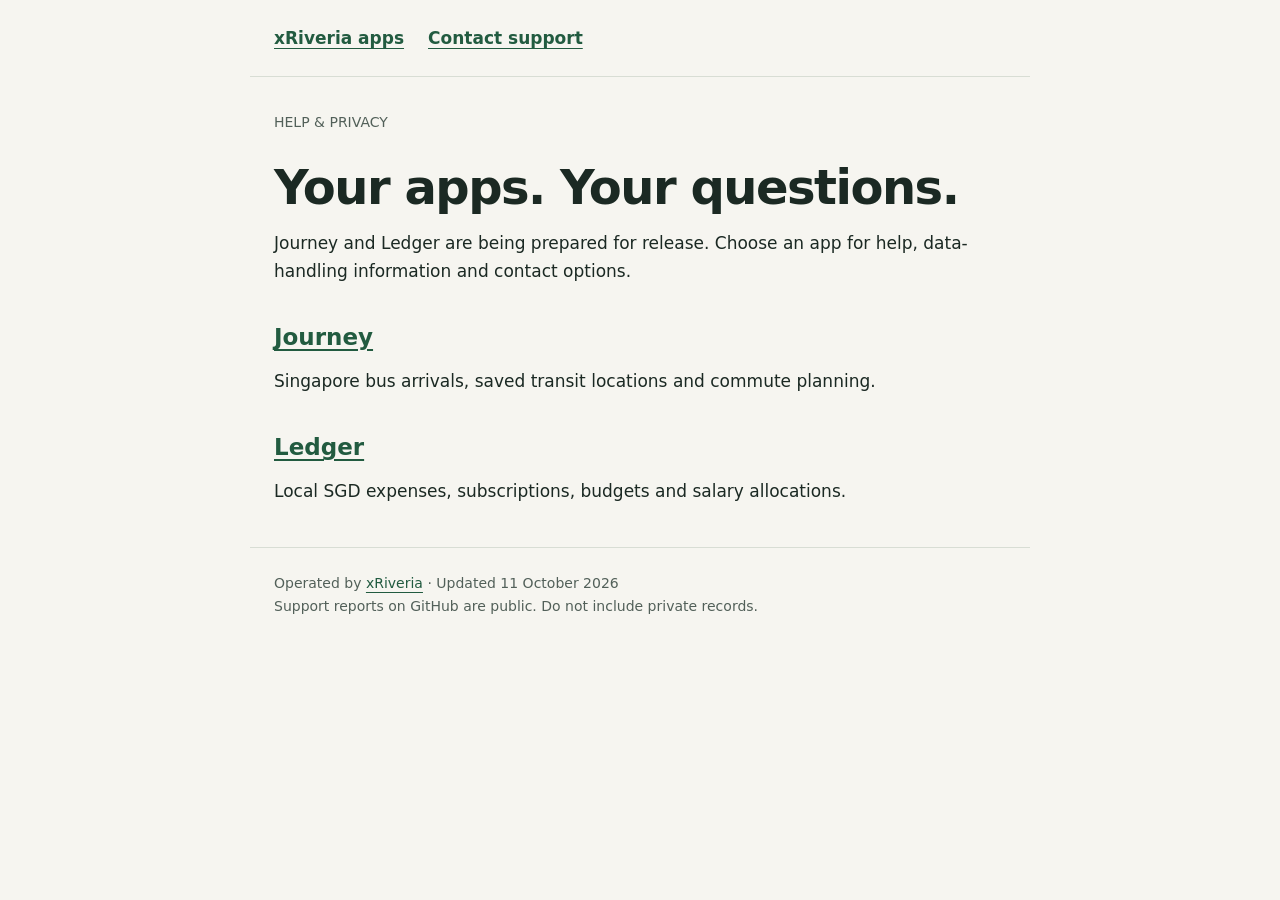
<file: index.html>
<!doctype html><html lang="en"><head><meta charset="utf-8"><meta name="viewport" content="width=device-width,initial-scale=1"><meta name="description" content="Support and privacy information for Journey &amp; Ledger support."><title>Journey &amp; Ledger support</title><link rel="stylesheet" href="style.css"></head><body><header><a href="index.html">xRiveria apps</a><a href="https://github.com/xRiveria/mobile-app-support/issues/new?template=support.yml">Contact support</a></header><main><p class="eyebrow">HELP & PRIVACY</p><h1>Your apps. Your questions.</h1><p>Journey and Ledger are being prepared for release. Choose an app for help, data-handling information and contact options.</p><h2><a href="journey/">Journey</a></h2><p>Singapore bus arrivals, saved transit locations and commute planning.</p><h2><a href="ledger/">Ledger</a></h2><p>Local SGD expenses, subscriptions, budgets and salary allocations.</p></main><footer>Operated by <a href="https://github.com/xRiveria">xRiveria</a> · Updated 11 October 2026<br>Support reports on GitHub are public. Do not include private records.</footer></body></html>
</file>
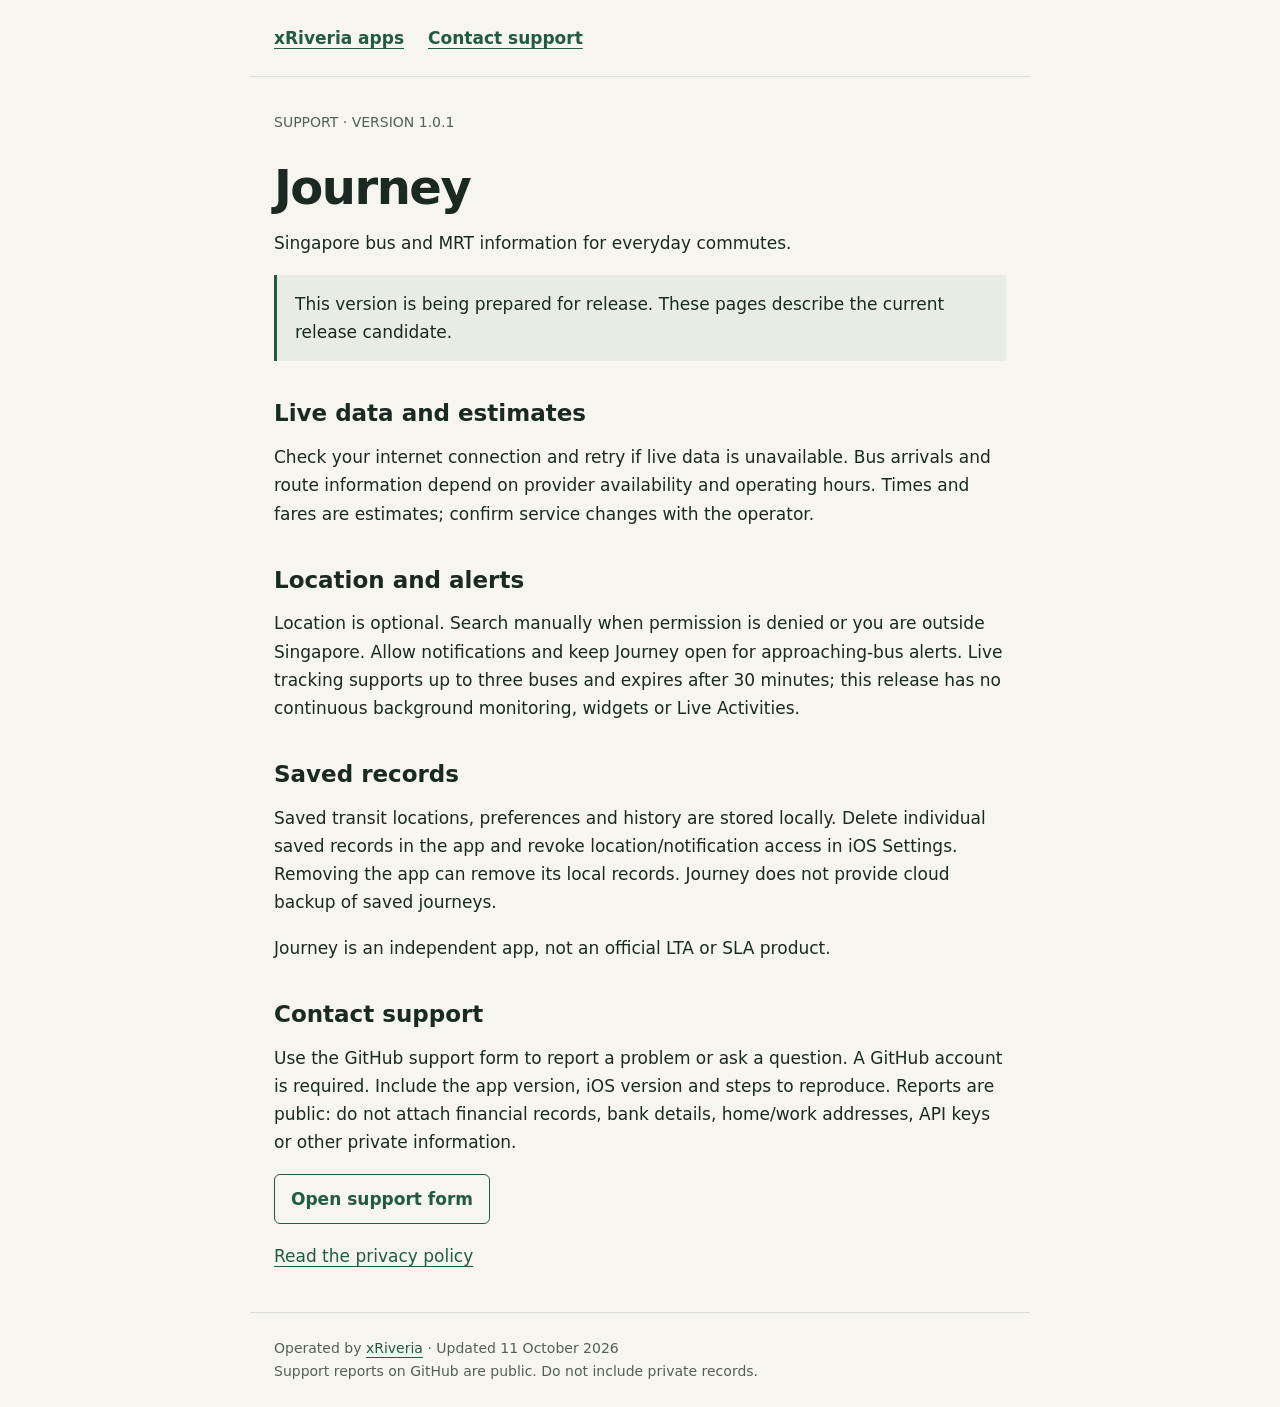
<file: journey/index.html>
<!doctype html><html lang="en"><head><meta charset="utf-8"><meta name="viewport" content="width=device-width,initial-scale=1"><meta name="description" content="Support and privacy information for Journey support."><title>Journey support</title><link rel="stylesheet" href="../style.css"></head><body><header><a href="../index.html">xRiveria apps</a><a href="https://github.com/xRiveria/mobile-app-support/issues/new?template=support.yml">Contact support</a></header><main><p class="eyebrow">SUPPORT · VERSION 1.0.1</p><h1>Journey</h1><p>Singapore bus and MRT information for everyday commutes.</p><p class="note">This version is being prepared for release. These pages describe the current release candidate.</p><h2>Live data and estimates</h2><p>Check your internet connection and retry if live data is unavailable. Bus arrivals and route information depend on provider availability and operating hours. Times and fares are estimates; confirm service changes with the operator.</p><h2>Location and alerts</h2><p>Location is optional. Search manually when permission is denied or you are outside Singapore. Allow notifications and keep Journey open for approaching-bus alerts. Live tracking supports up to three buses and expires after 30 minutes; this release has no continuous background monitoring, widgets or Live Activities.</p><h2>Saved records</h2><p>Saved transit locations, preferences and history are stored locally. Delete individual saved records in the app and revoke location/notification access in iOS Settings. Removing the app can remove its local records. Journey does not provide cloud backup of saved journeys.</p><p>Journey is an independent app, not an official LTA or SLA product.</p><h2>Contact support</h2><p>Use the GitHub support form to report a problem or ask a question. A GitHub account is required. Include the app version, iOS version and steps to reproduce. Reports are public: do not attach financial records, bank details, home/work addresses, API keys or other private information.</p><p><a class="action" href="https://github.com/xRiveria/mobile-app-support/issues/new?template=support.yml">Open support form</a></p><p><a href="privacy.html">Read the privacy policy</a></p></main><footer>Operated by <a href="https://github.com/xRiveria">xRiveria</a> · Updated 11 October 2026<br>Support reports on GitHub are public. Do not include private records.</footer></body></html>
</file>
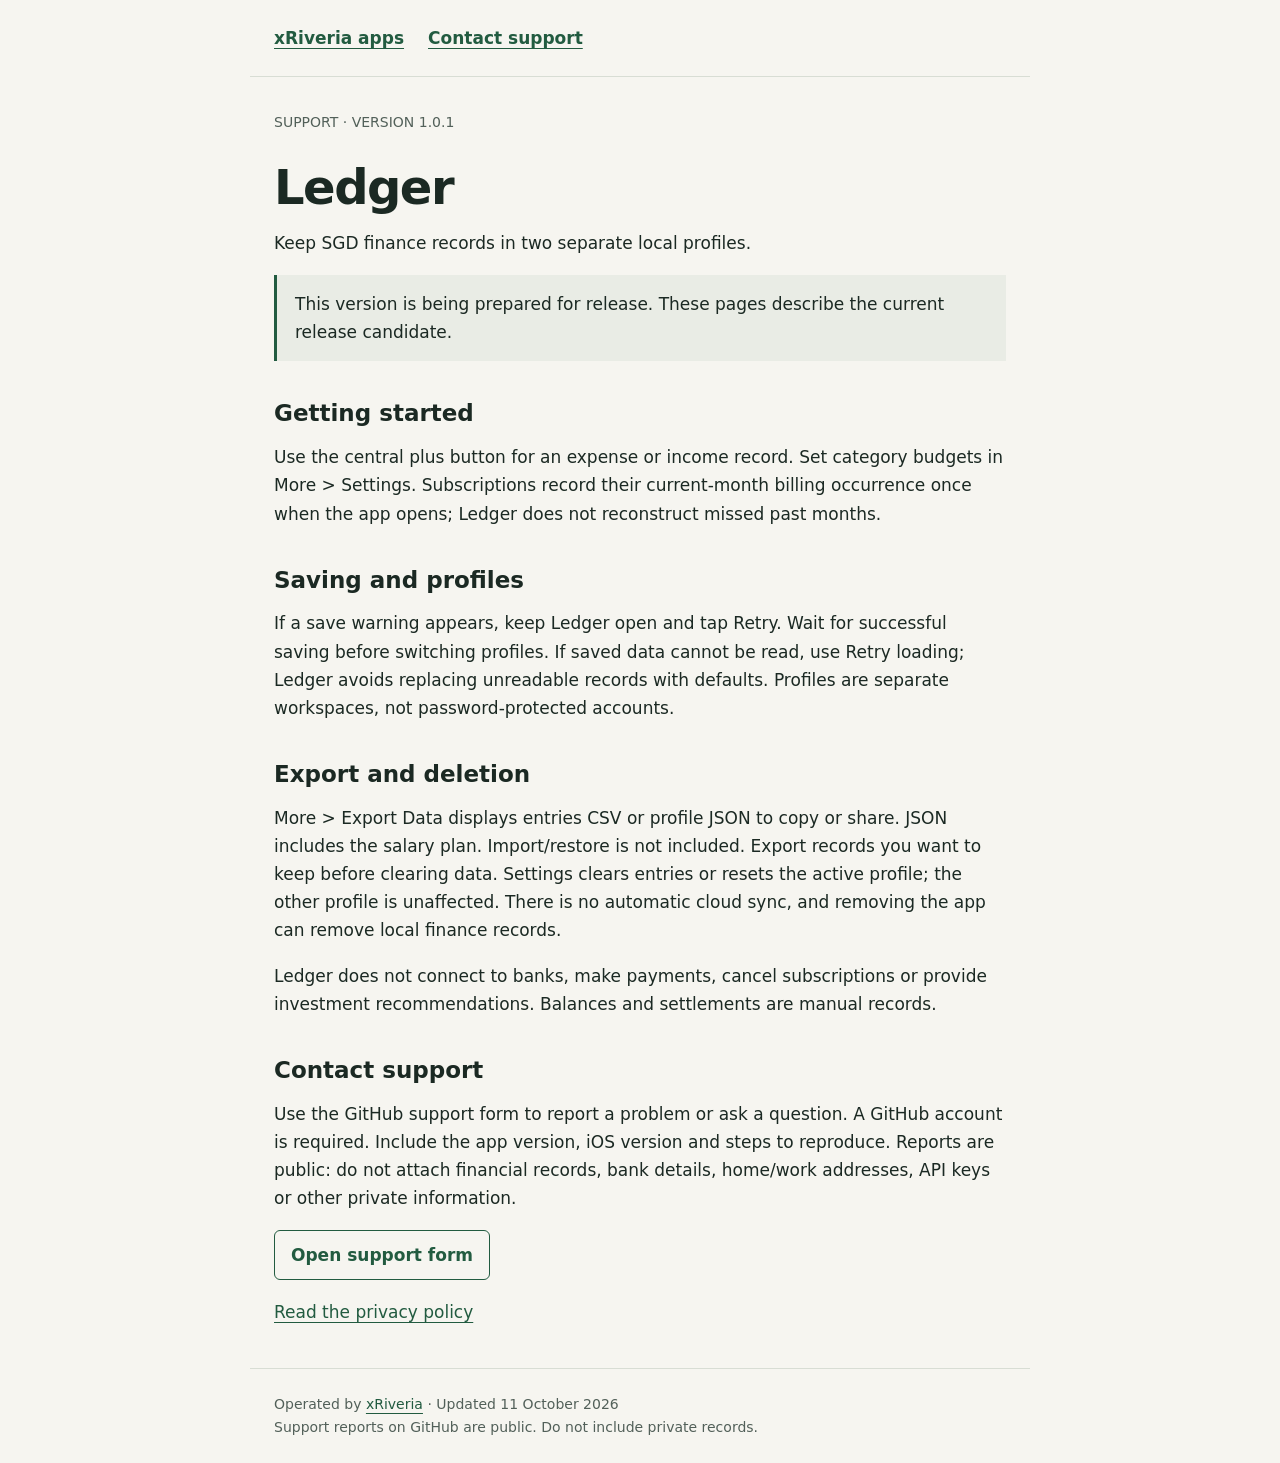
<file: ledger/index.html>
<!doctype html><html lang="en"><head><meta charset="utf-8"><meta name="viewport" content="width=device-width,initial-scale=1"><meta name="description" content="Support and privacy information for Ledger support."><title>Ledger support</title><link rel="stylesheet" href="../style.css"></head><body><header><a href="../index.html">xRiveria apps</a><a href="https://github.com/xRiveria/mobile-app-support/issues/new?template=support.yml">Contact support</a></header><main><p class="eyebrow">SUPPORT · VERSION 1.0.1</p><h1>Ledger</h1><p>Keep SGD finance records in two separate local profiles.</p><p class="note">This version is being prepared for release. These pages describe the current release candidate.</p><h2>Getting started</h2><p>Use the central plus button for an expense or income record. Set category budgets in More &gt; Settings. Subscriptions record their current-month billing occurrence once when the app opens; Ledger does not reconstruct missed past months.</p><h2>Saving and profiles</h2><p>If a save warning appears, keep Ledger open and tap Retry. Wait for successful saving before switching profiles. If saved data cannot be read, use Retry loading; Ledger avoids replacing unreadable records with defaults. Profiles are separate workspaces, not password-protected accounts.</p><h2>Export and deletion</h2><p>More &gt; Export Data displays entries CSV or profile JSON to copy or share. JSON includes the salary plan. Import/restore is not included. Export records you want to keep before clearing data. Settings clears entries or resets the active profile; the other profile is unaffected. There is no automatic cloud sync, and removing the app can remove local finance records.</p><p>Ledger does not connect to banks, make payments, cancel subscriptions or provide investment recommendations. Balances and settlements are manual records.</p><h2>Contact support</h2><p>Use the GitHub support form to report a problem or ask a question. A GitHub account is required. Include the app version, iOS version and steps to reproduce. Reports are public: do not attach financial records, bank details, home/work addresses, API keys or other private information.</p><p><a class="action" href="https://github.com/xRiveria/mobile-app-support/issues/new?template=support.yml">Open support form</a></p><p><a href="privacy.html">Read the privacy policy</a></p></main><footer>Operated by <a href="https://github.com/xRiveria">xRiveria</a> · Updated 11 October 2026<br>Support reports on GitHub are public. Do not include private records.</footer></body></html>
</file>
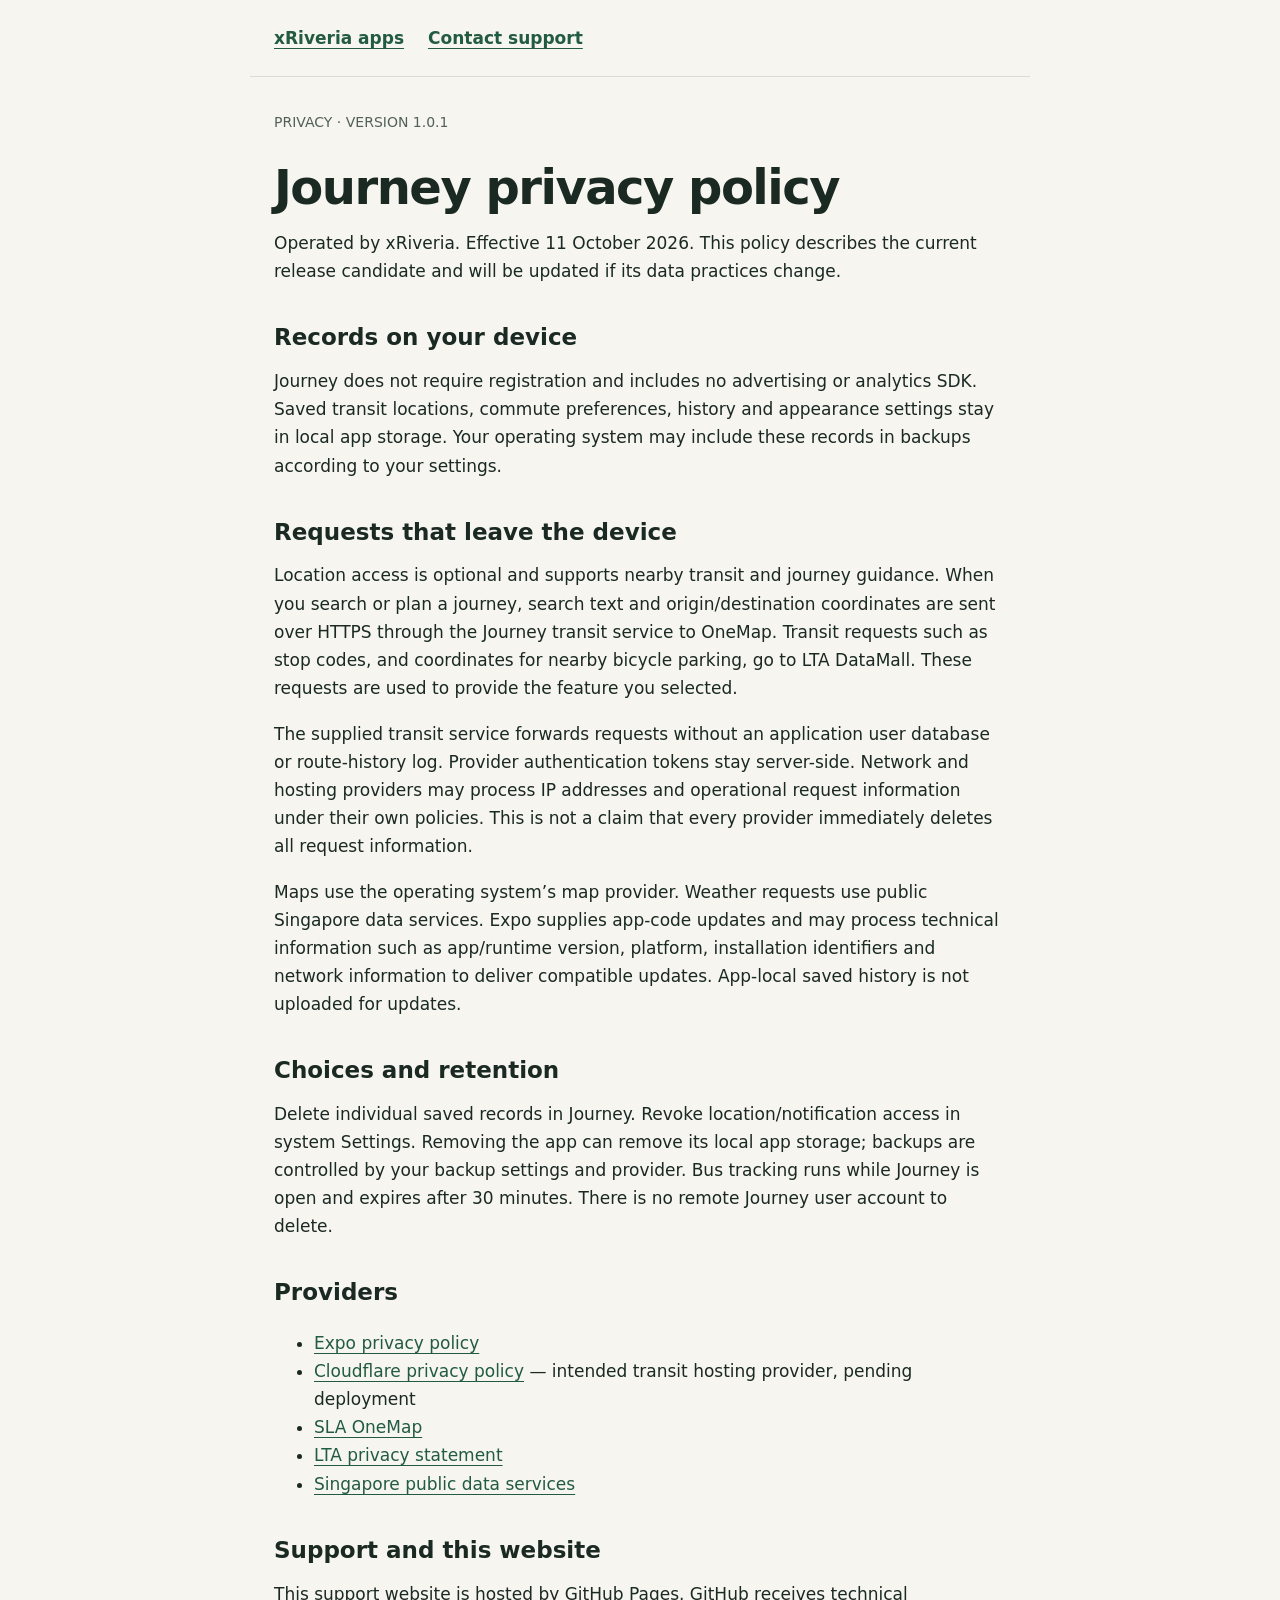
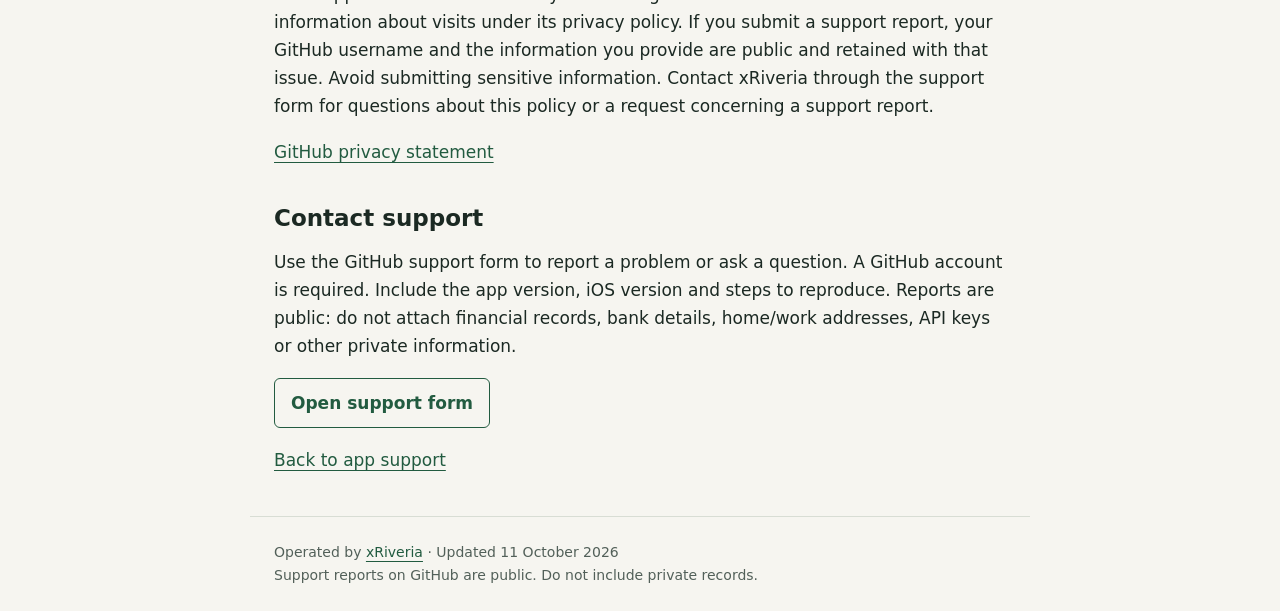
<file: journey/privacy.html>
<!doctype html><html lang="en"><head><meta charset="utf-8"><meta name="viewport" content="width=device-width,initial-scale=1"><meta name="description" content="Support and privacy information for Journey privacy."><title>Journey privacy</title><link rel="stylesheet" href="../style.css"></head><body><header><a href="../index.html">xRiveria apps</a><a href="https://github.com/xRiveria/mobile-app-support/issues/new?template=support.yml">Contact support</a></header><main><p class="eyebrow">PRIVACY · VERSION 1.0.1</p><h1>Journey privacy policy</h1><p>Operated by xRiveria. Effective 11 October 2026. This policy describes the current release candidate and will be updated if its data practices change.</p><h2>Records on your device</h2><p>Journey does not require registration and includes no advertising or analytics SDK. Saved transit locations, commute preferences, history and appearance settings stay in local app storage. Your operating system may include these records in backups according to your settings.</p><h2>Requests that leave the device</h2><p>Location access is optional and supports nearby transit and journey guidance. When you search or plan a journey, search text and origin/destination coordinates are sent over HTTPS through the Journey transit service to OneMap. Transit requests such as stop codes, and coordinates for nearby bicycle parking, go to LTA DataMall. These requests are used to provide the feature you selected.</p><p>The supplied transit service forwards requests without an application user database or route-history log. Provider authentication tokens stay server-side. Network and hosting providers may process IP addresses and operational request information under their own policies. This is not a claim that every provider immediately deletes all request information.</p><p>Maps use the operating system’s map provider. Weather requests use public Singapore data services. Expo supplies app-code updates and may process technical information such as app/runtime version, platform, installation identifiers and network information to deliver compatible updates. App-local saved history is not uploaded for updates.</p><h2>Choices and retention</h2><p>Delete individual saved records in Journey. Revoke location/notification access in system Settings. Removing the app can remove its local app storage; backups are controlled by your backup settings and provider. Bus tracking runs while Journey is open and expires after 30 minutes. There is no remote Journey user account to delete.</p><h2>Providers</h2><ul><li><a href="https://expo.dev/privacy">Expo privacy policy</a></li><li><a href="https://www.cloudflare.com/privacypolicy/">Cloudflare privacy policy</a> — intended transit hosting provider, pending deployment</li><li><a href="https://www.onemap.gov.sg/">SLA OneMap</a></li><li><a href="https://www.lta.gov.sg/content/ltagov/en/privacy-statement.html">LTA privacy statement</a></li><li><a href="https://data.gov.sg/">Singapore public data services</a></li></ul><h2>Support and this website</h2><p>This support website is hosted by GitHub Pages. GitHub receives technical information about visits under its privacy policy. If you submit a support report, your GitHub username and the information you provide are public and retained with that issue. Avoid submitting sensitive information. Contact xRiveria through the support form for questions about this policy or a request concerning a support report.</p><p><a href="https://docs.github.com/en/site-policy/privacy-policies/github-general-privacy-statement">GitHub privacy statement</a></p><h2>Contact support</h2><p>Use the GitHub support form to report a problem or ask a question. A GitHub account is required. Include the app version, iOS version and steps to reproduce. Reports are public: do not attach financial records, bank details, home/work addresses, API keys or other private information.</p><p><a class="action" href="https://github.com/xRiveria/mobile-app-support/issues/new?template=support.yml">Open support form</a></p><p><a href="index.html">Back to app support</a></p></main><footer>Operated by <a href="https://github.com/xRiveria">xRiveria</a> · Updated 11 October 2026<br>Support reports on GitHub are public. Do not include private records.</footer></body></html>
</file>
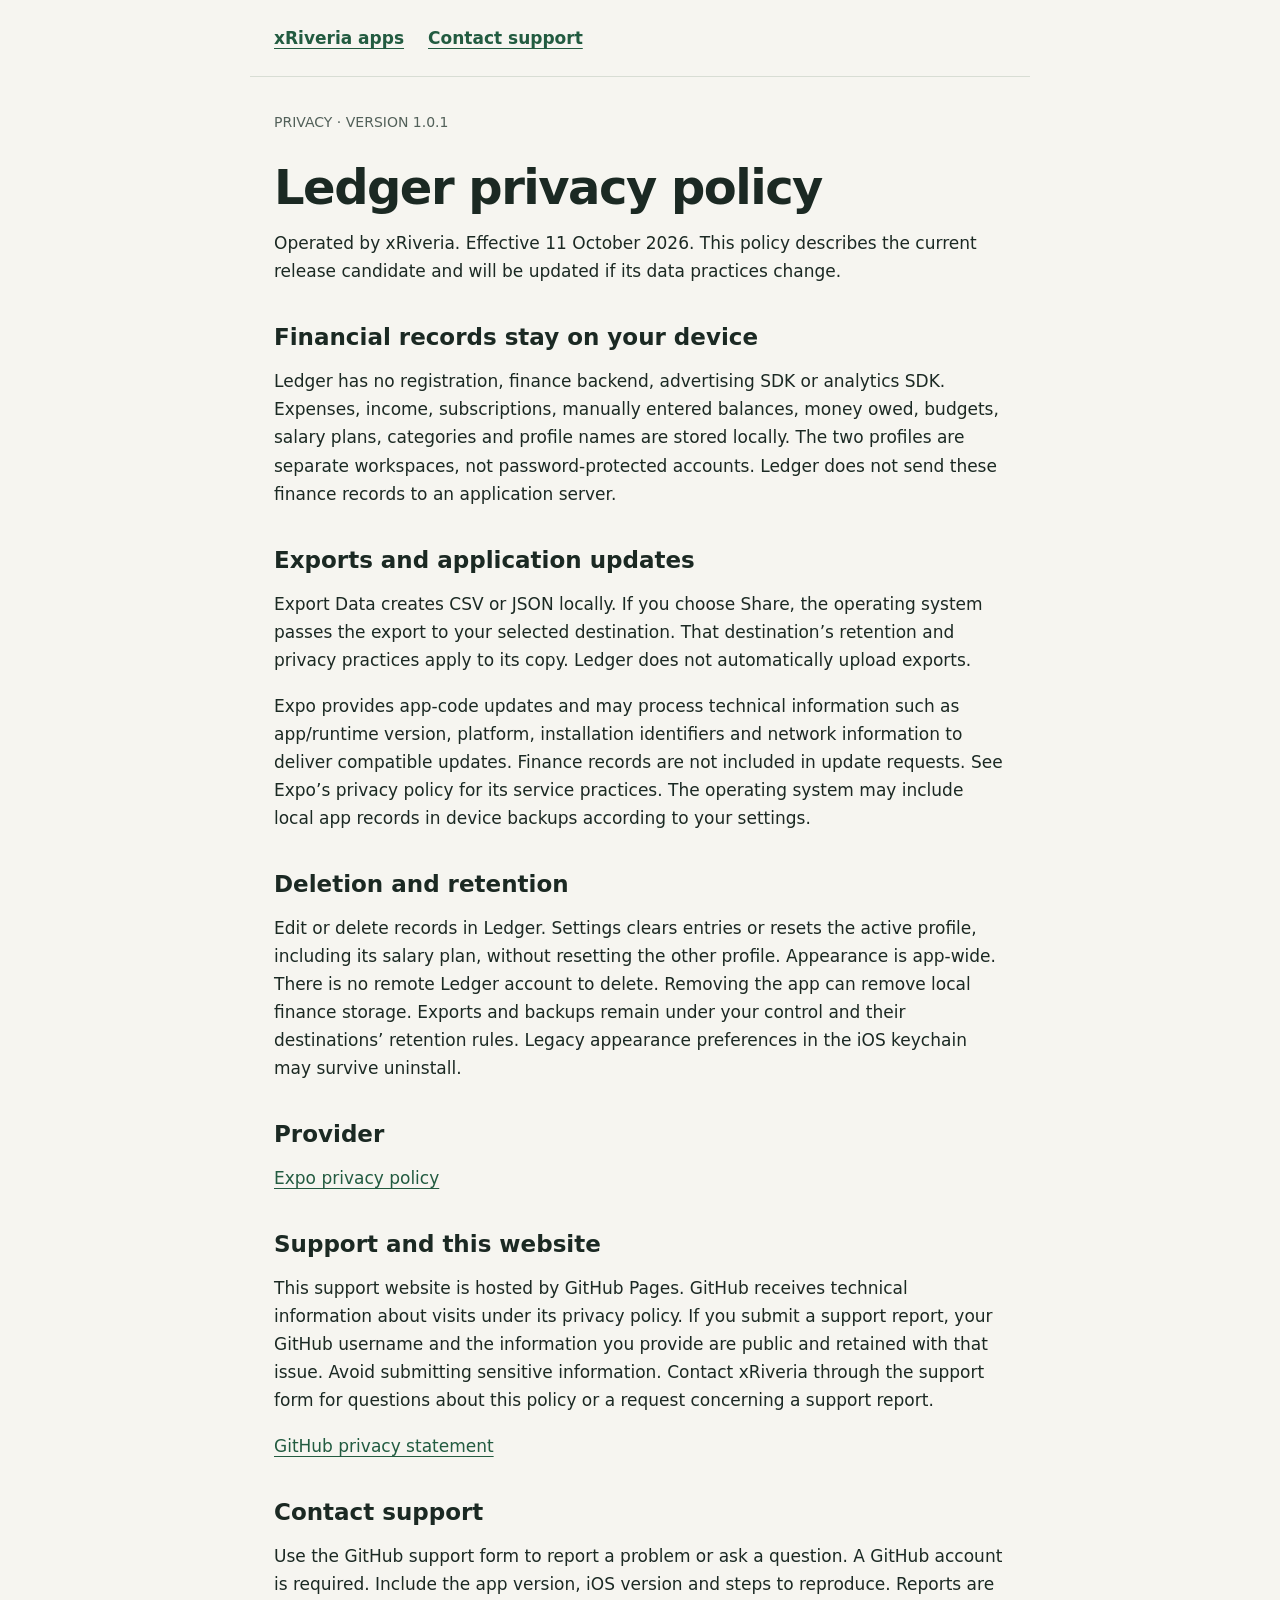
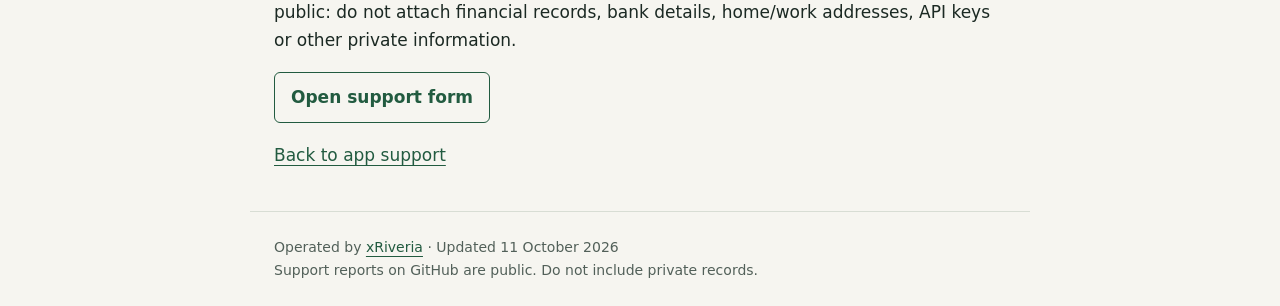
<file: ledger/privacy.html>
<!doctype html><html lang="en"><head><meta charset="utf-8"><meta name="viewport" content="width=device-width,initial-scale=1"><meta name="description" content="Support and privacy information for Ledger privacy."><title>Ledger privacy</title><link rel="stylesheet" href="../style.css"></head><body><header><a href="../index.html">xRiveria apps</a><a href="https://github.com/xRiveria/mobile-app-support/issues/new?template=support.yml">Contact support</a></header><main><p class="eyebrow">PRIVACY · VERSION 1.0.1</p><h1>Ledger privacy policy</h1><p>Operated by xRiveria. Effective 11 October 2026. This policy describes the current release candidate and will be updated if its data practices change.</p><h2>Financial records stay on your device</h2><p>Ledger has no registration, finance backend, advertising SDK or analytics SDK. Expenses, income, subscriptions, manually entered balances, money owed, budgets, salary plans, categories and profile names are stored locally. The two profiles are separate workspaces, not password-protected accounts. Ledger does not send these finance records to an application server.</p><h2>Exports and application updates</h2><p>Export Data creates CSV or JSON locally. If you choose Share, the operating system passes the export to your selected destination. That destination’s retention and privacy practices apply to its copy. Ledger does not automatically upload exports.</p><p>Expo provides app-code updates and may process technical information such as app/runtime version, platform, installation identifiers and network information to deliver compatible updates. Finance records are not included in update requests. See Expo’s privacy policy for its service practices. The operating system may include local app records in device backups according to your settings.</p><h2>Deletion and retention</h2><p>Edit or delete records in Ledger. Settings clears entries or resets the active profile, including its salary plan, without resetting the other profile. Appearance is app-wide. There is no remote Ledger account to delete. Removing the app can remove local finance storage. Exports and backups remain under your control and their destinations’ retention rules. Legacy appearance preferences in the iOS keychain may survive uninstall.</p><h2>Provider</h2><p><a href="https://expo.dev/privacy">Expo privacy policy</a></p><h2>Support and this website</h2><p>This support website is hosted by GitHub Pages. GitHub receives technical information about visits under its privacy policy. If you submit a support report, your GitHub username and the information you provide are public and retained with that issue. Avoid submitting sensitive information. Contact xRiveria through the support form for questions about this policy or a request concerning a support report.</p><p><a href="https://docs.github.com/en/site-policy/privacy-policies/github-general-privacy-statement">GitHub privacy statement</a></p><h2>Contact support</h2><p>Use the GitHub support form to report a problem or ask a question. A GitHub account is required. Include the app version, iOS version and steps to reproduce. Reports are public: do not attach financial records, bank details, home/work addresses, API keys or other private information.</p><p><a class="action" href="https://github.com/xRiveria/mobile-app-support/issues/new?template=support.yml">Open support form</a></p><p><a href="index.html">Back to app support</a></p></main><footer>Operated by <a href="https://github.com/xRiveria">xRiveria</a> · Updated 11 October 2026<br>Support reports on GitHub are public. Do not include private records.</footer></body></html>
</file>
<file: style.css>
:root{color-scheme:light dark;--bg:#f6f5f0;--text:#1b2923;--muted:#526059;--line:#d8ddd4;--accent:#225b40}*{box-sizing:border-box}body{margin:0;background:var(--bg);color:var(--text);font:17px/1.65 system-ui,sans-serif}header,main,footer{max-width:780px;margin:auto;padding:24px}header{border-bottom:1px solid var(--line);display:flex;gap:24px;flex-wrap:wrap}header a{font-weight:650}a{color:var(--accent);text-underline-offset:4px}a:focus-visible{outline:3px solid var(--accent);outline-offset:5px}h1{font-size:clamp(32px,6vw,48px);letter-spacing:-1.5px;line-height:1.15;margin:26px 0 14px}h2{font-size:23px;margin:34px 0 10px}p{margin:10px 0 18px}.eyebrow,footer{color:var(--muted);font-size:14px}.action{display:inline-block;border:1px solid var(--accent);border-radius:6px;padding:10px 16px;text-decoration:none;font-weight:650}.note{padding:15px 18px;border-left:3px solid var(--accent);background:color-mix(in srgb,var(--accent) 6%,var(--bg))}footer{border-top:1px solid var(--line)}@media(prefers-color-scheme:dark){:root{--bg:#122019;--text:#e7eee8;--muted:#acb8af;--line:#35443b;--accent:#a7d8b8}}
</file>
